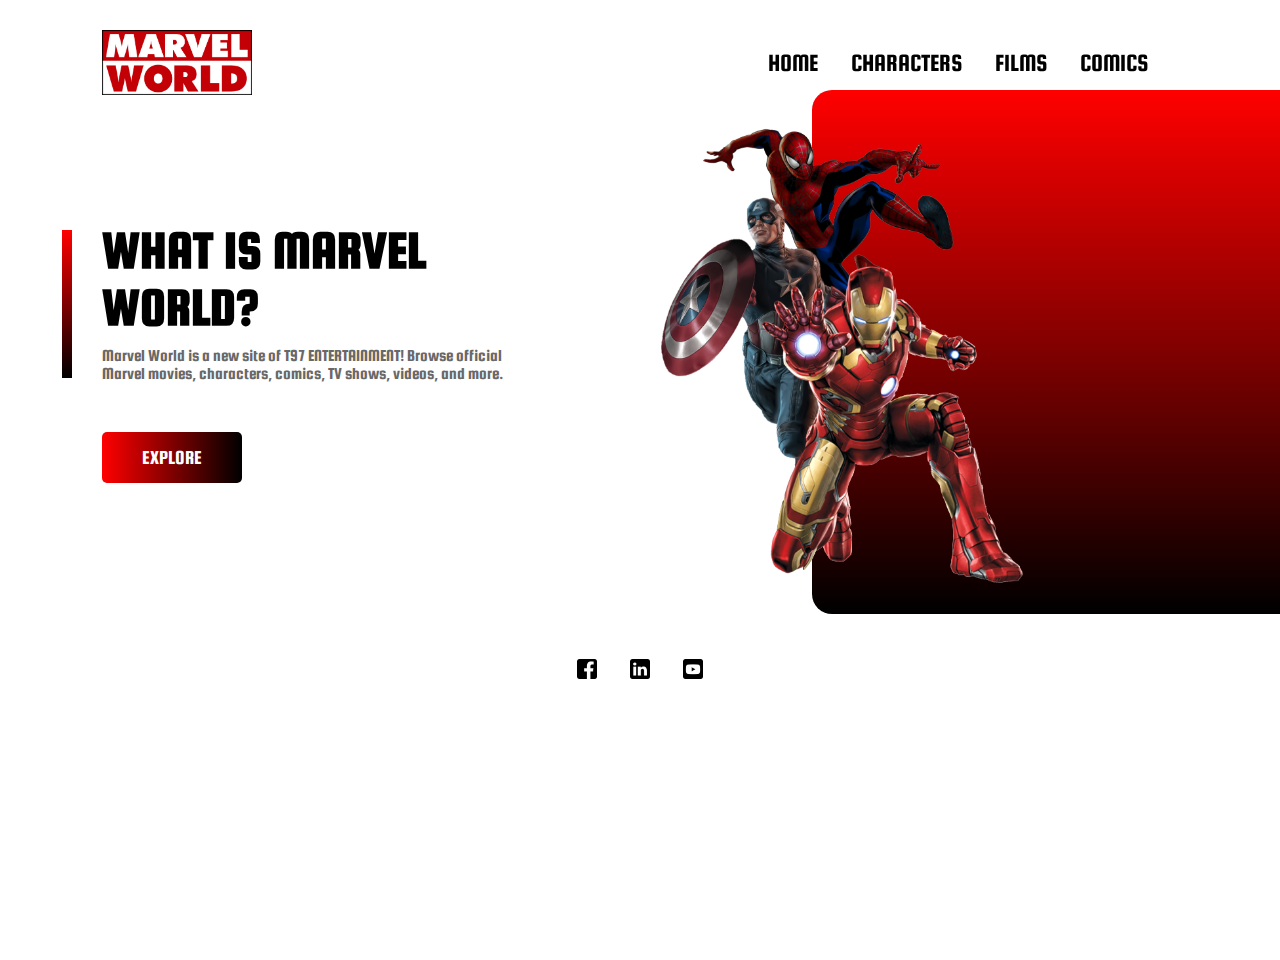
<file: index.html>
<!doctype html>
<html>
<head>
<meta charset="utf-8">
	<meta name="viewport" content="width=device-width, initial-scale=1.0">
<title>Untitled Document</title>
	<link rel="stylesheet" href="css/default.css">
	<link href="https://fonts.googleapis.com/css2?family=Squada+One&display=swap" rel="stylesheet">
</head>

<body>
	<div class="wrapper">
<!--	---------------------header-------------------------->
	<div class="header">
		<div class="container">
			<div class="navbar">
				<img src="img/logo1.png" class="logo" alt="">
				<nav>
					<ul id="menuList">
						<li><a href="index.html">HOME</a></li>
						<li><a href="characters.html">CHARACTERS</a></li>
						<li><a href="films.html">FILMS</a></li>
						<li><a href="comics.html">COMICS</a></li>
					</ul>
				</nav>
				<span href="#" style="font-size:30px;" class="menu-icon" onClick="togglemenu()">&#9776;</span>
			</div>
		</div>
	</div>
<!--		---------------------main------------------------------>
	<div class="main">
		<div class="container">
			<div class="row">
				<div class="col-1">
					<h2>WHAT IS MARVEL WORLD?</h2>
					<p> Marvel World is a new site of T97 ENTERTAINMENT! Browse official Marvel movies, characters, comics, TV shows, videos, and more.</p>
					<button class="button">EXPLORE</button>
				</div>
				<div class="col-2">
					<img src="img/AVENGERS.png" alt="" class="avengers">
					<div class="color-box"></div>
				</div>
			</div>
<!--		--------------------------socialmedia--------------------------->
			<div class="social-links">
				<img src="img/iconfinder_Rounded_Facebook_svg_5282541.png" alt="">
				<img src="img/iconfinder_Rounded_Linkedin2_svg_5282542.png" alt="">
				<img src="img/iconfinder_Rounded_Youtube3_svg_5282548.png" alt="">
			</div>
		</div>
	</div>
	
	</div>
	
	
	<script>
		function togglemenu() {
		  var x = document.getElementById("menuList");
		  if (x.style.display === "block") {
			x.style.display = "none";
		  } else {
			x.style.display = "block";
		  }
		}
	</script>
	
</body>
</html>
</file>
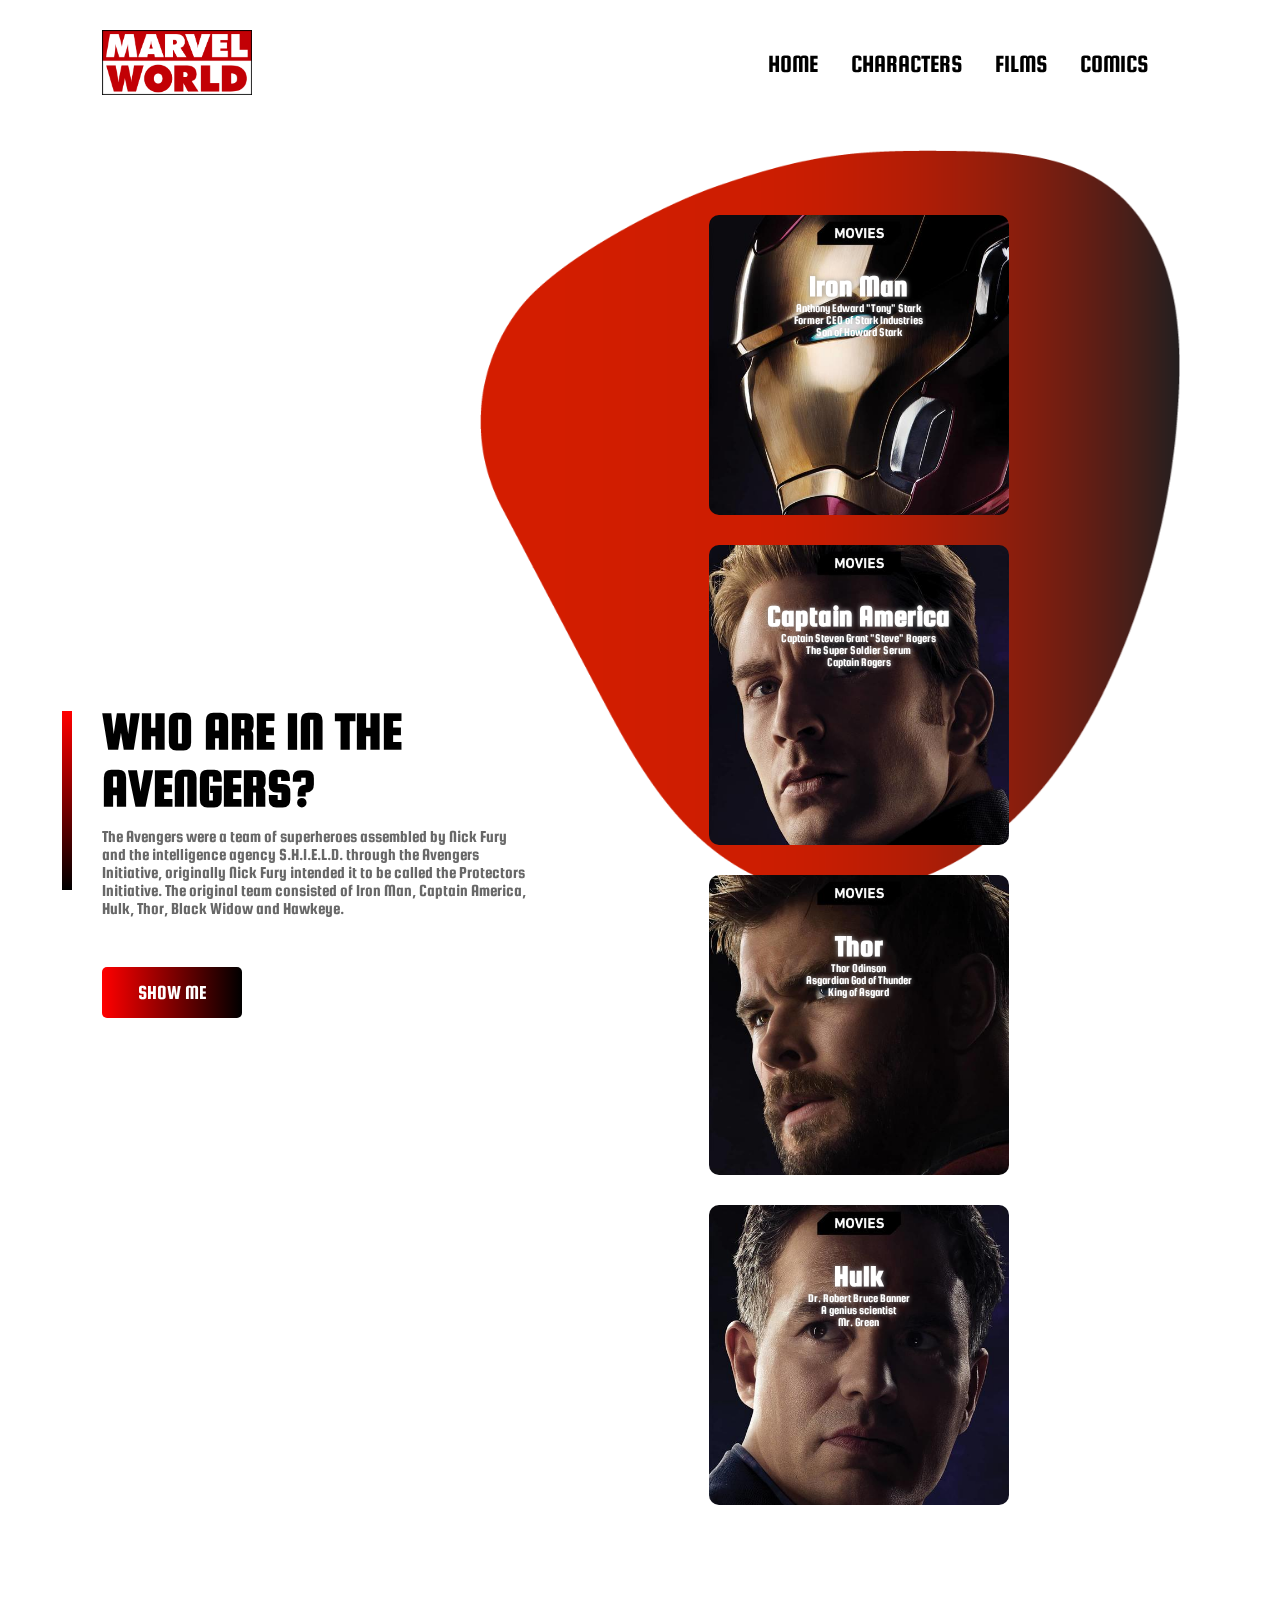
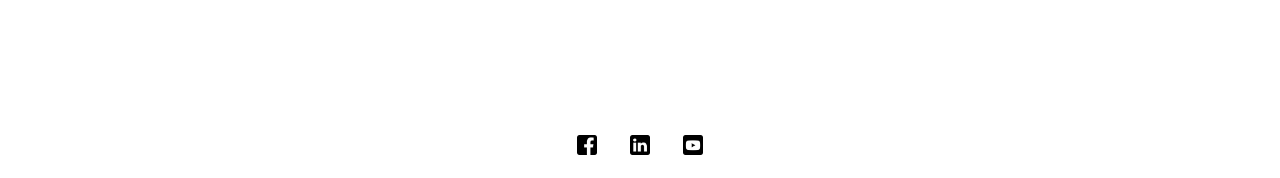
<file: characters.html>
<!doctype html>
<html>
<head>
<meta charset="utf-8">
	<meta name="viewport" content="width=device-width, initial-scale=1.0">
<title>Untitled Document</title>
	<link rel="stylesheet" href="css/default.css">
	<link href="https://fonts.googleapis.com/css2?family=Squada+One&display=swap" rel="stylesheet">
</head>

<body>
	<div class="wrapper">
<!--	---------------------header-------------------------->
	<div class="header">
		<div class="container">
			<div class="navbar">
				<a href="index.html"><img src="img/logo1.png" class="logo" alt=""></a>
				<nav>
					<ul id="menuList">
						<li><a href="index.html">HOME</a></li>
						<li><a href="characters.html">CHARACTERS</a></li>
						<li><a href="films.html">FILMS</a></li>
						<li><a href="comics.html">COMICS</a></li>
					</ul>
				</nav>
				<span href="#" style="font-size:30px;" class="menu-icon" onClick="togglemenu()">&#9776;</span>
			</div>
		</div>
	</div>
<!--		---------------------main------------------------------>
	<div class="characters">
		<div class="container">
			<div class="character-row">
				<div class="col-text">
					<h2>WHO ARE IN THE AVENGERS?</h2>
					<p> The Avengers were a team of superheroes assembled by Nick Fury and the intelligence agency S.H.I.E.L.D. through the Avengers Initiative, originally Nick Fury intended it to be called the Protectors Initiative. The original team consisted of Iron Man, Captain America, Hulk, Thor, Black Widow and Hawkeye.</p>
					<button class="button">SHOW ME</button>
				</div>
				
				<div class="col-card">
				<div class="card card-1">
					<h3>Iron Man</h3>
					<p>Anthony Edward "Tony" Stark<br> Former CEO of Stark Industries <br> Son of Howard Stark </p>
				</div>
				
				<div class="card card-2">
					<h3>Captain America</h3>
					<p>Captain Steven Grant "Steve" Rogers<br> The Super Soldier Serum <br> Captain Rogers </p>
				</div>
				
				<div class="card card-3">
					<h3>Thor</h3>
					<p>Thor Odinson<br> Asgardian God of Thunder <br> King of Asgard </p>
				</div>
				
				<div class="card card-4">
					<h3>Hulk</h3>
					<p>Dr. Robert Bruce Banner<br>  A genius scientist <br> Mr. Green </p>
				</div>
					
					<div class="character-color-box"><img src="img/blob.png" alt=""></div>
				</div>
				
				
				
				
			</div>
<!--		--------------------------socialmedia--------------------------->
			<div class="social-links">
				<img src="img/iconfinder_Rounded_Facebook_svg_5282541.png" alt="">
				<img src="img/iconfinder_Rounded_Linkedin2_svg_5282542.png" alt="">
				<img src="img/iconfinder_Rounded_Youtube3_svg_5282548.png" alt="">
			</div>
		</div>
	</div>
	
	</div>
	
	
	<script>
		function togglemenu() {
		  var x = document.getElementById("menuList");
		  if (x.style.display === "block") {
			x.style.display = "none";
		  } else {
			x.style.display = "block";
		  }
		}
	</script>
	
</body>
</html>
</file>
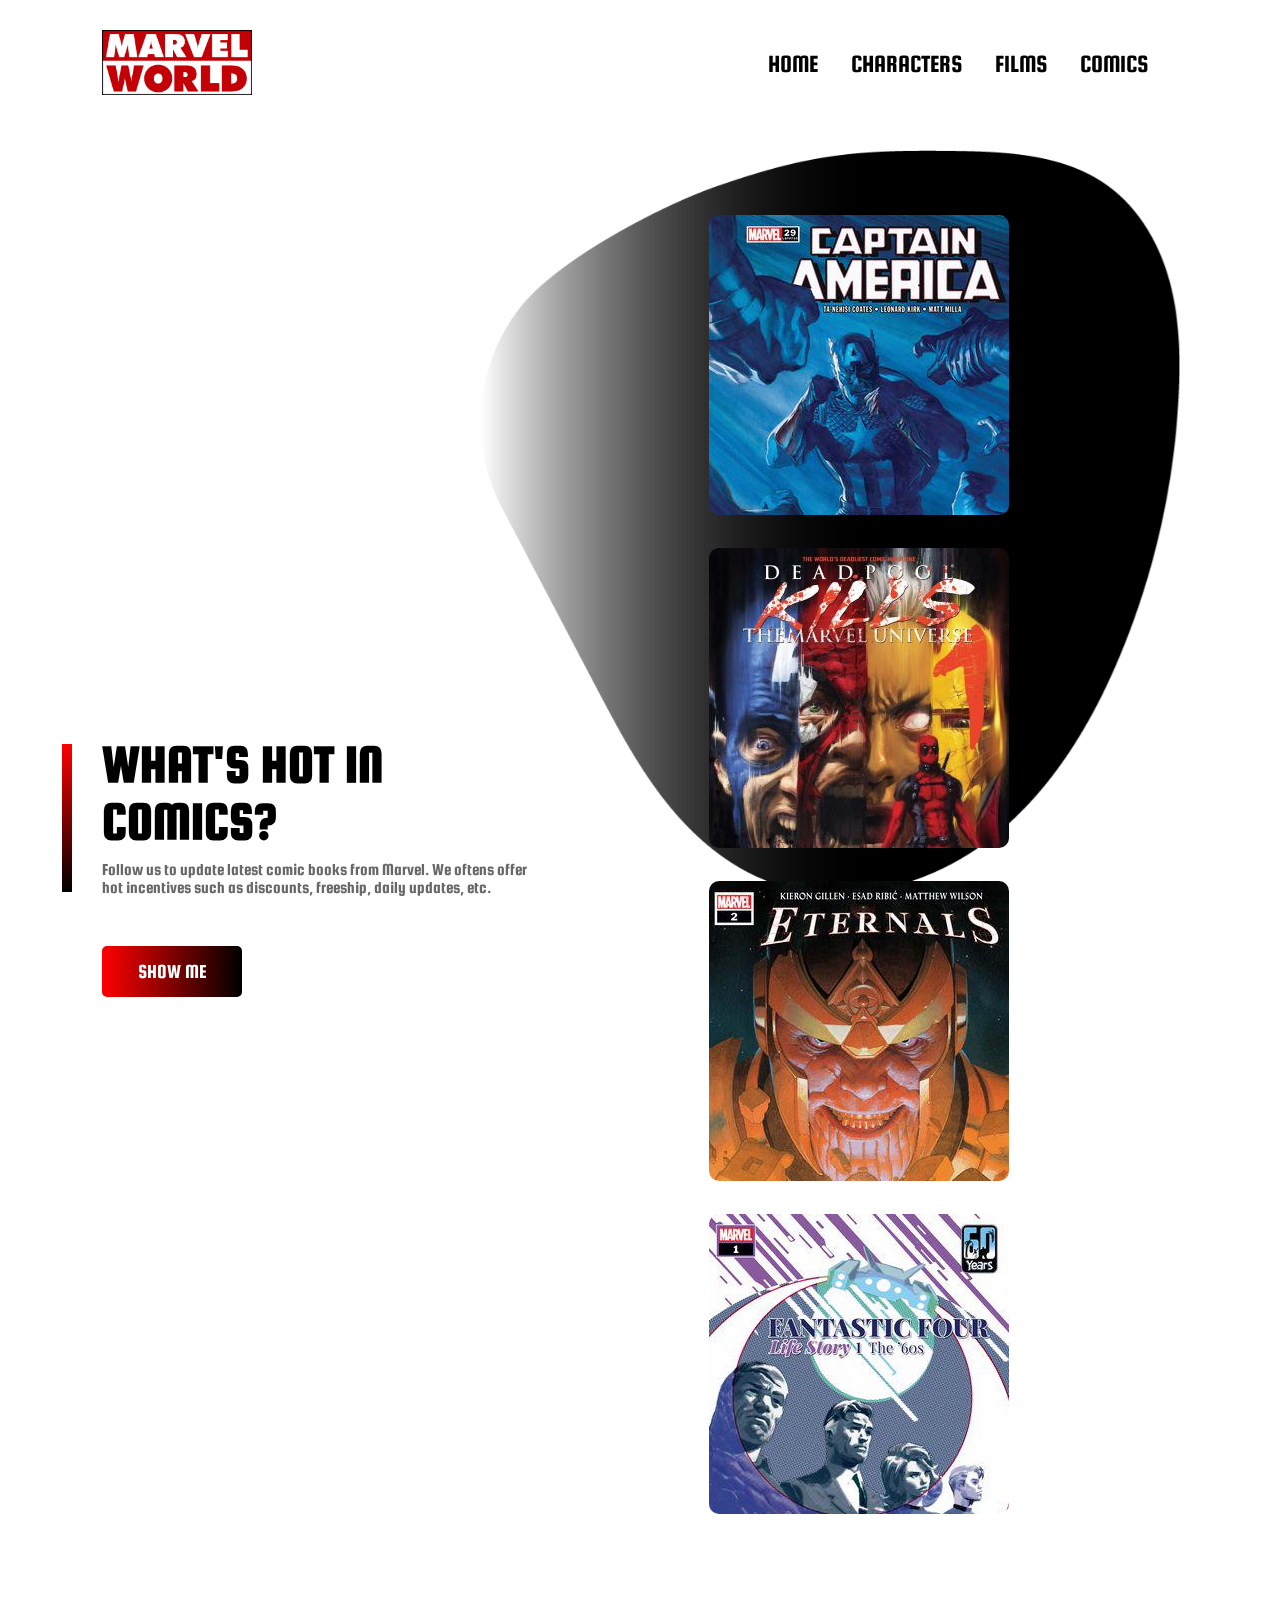
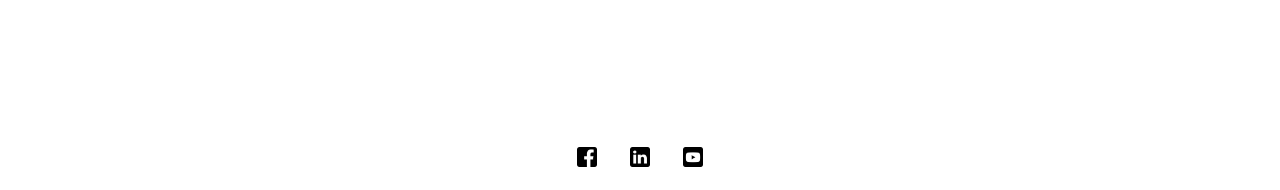
<file: comics.html>
<!doctype html>
<html>
<head>
<meta charset="utf-8">
	<meta name="viewport" content="width=device-width, initial-scale=1.0">
<title>Untitled Document</title>
	<link rel="stylesheet" href="css/default.css">
	<link href="https://fonts.googleapis.com/css2?family=Squada+One&display=swap" rel="stylesheet">
</head>

<body>
	<div class="wrapper">
<!--	---------------------header-------------------------->
	<div class="header">
		<div class="container">
			<div class="navbar">
				<a href="index.html"><img src="img/logo1.png" class="logo" alt=""></a>
				<nav>
					<ul id="menuList">
						<li><a href="index.html">HOME</a></li>
						<li><a href="characters.html">CHARACTERS</a></li>
						<li><a href="films.html">FILMS</a></li>
						<li><a href="comics.html">COMICS</a></li>
					</ul>
				</nav>
				<span href="#" style="font-size:30px;" class="menu-icon" onClick="togglemenu()">&#9776;</span>
			</div>
		</div>
	</div>
<!--		---------------------main------------------------------>
	<div class="comics">
		<div class="container">
			<div class="comics-row">
				<div class="comics-col-text">
					<h2>WHAT'S HOT IN COMICS?</h2>
					<p> Follow us to update latest comic books from Marvel. We oftens offer hot incentives such as discounts, freeship, daily updates, etc. </p>
					<button class="button">SHOW ME</button>
				</div>
				
				<div class="comics-col-card">
					<div class="comics-card comics-card-1"></div>

					<div class="comics-card comics-card-2"></div>

					<div class="comics-card comics-card-3"></div>

					<div class="comics-card comics-card-4"></div>

					<div class="comics-color-box"><img src="img/blob3.png" alt=""></div>
				</div>
				
				
				
				
			</div>
<!--		--------------------------socialmedia--------------------------->
			<div class="social-links">
				<img src="img/iconfinder_Rounded_Facebook_svg_5282541.png" alt="">
				<img src="img/iconfinder_Rounded_Linkedin2_svg_5282542.png" alt="">
				<img src="img/iconfinder_Rounded_Youtube3_svg_5282548.png" alt="">
			</div>
		</div>
	</div>
	
	</div>
	
	
	<script>
		function togglemenu() {
		  var x = document.getElementById("menuList");
		  if (x.style.display === "block") {
			x.style.display = "none";
		  } else {
			x.style.display = "block";
		  }
		}
	</script>
	
</body>
</html>
</file>
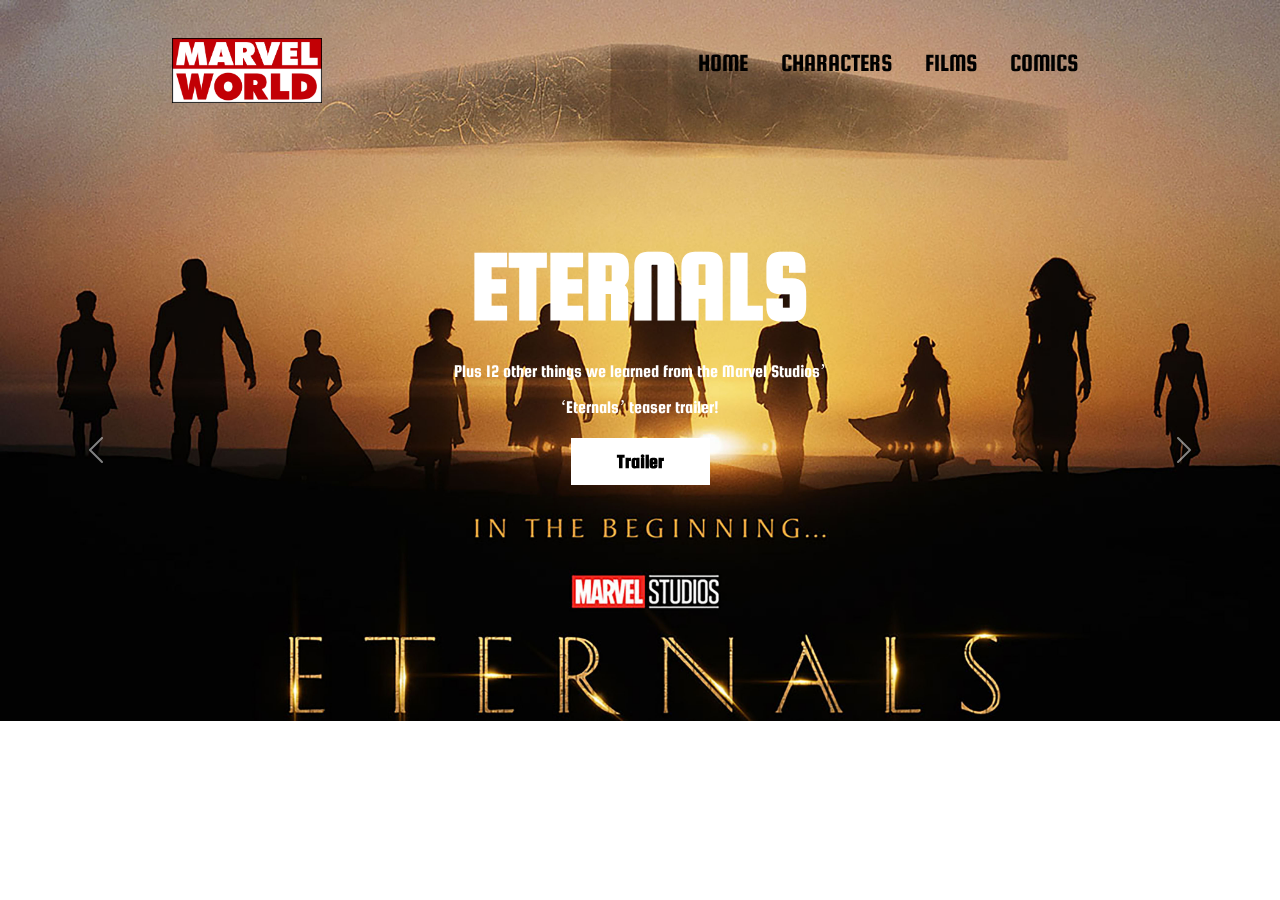
<file: films.html>
<!doctype html>
<html>
<head>
<meta charset="utf-8">
	<meta name="viewport" content="width=device-width, initial-scale=1.0">
<title>Untitled Document</title>
	<link rel="stylesheet" href="css/bootstrap.css">
	<link rel="stylesheet" href="css/default.css">
	<link href="https://fonts.googleapis.com/css2?family=Squada+One&display=swap" rel="stylesheet">
</head>

<body>
	<div class="wrapper">
<!--	---------------------header-------------------------->
	<div class="header">
		<div class="container">
			<div class="navbar">
				<a href="index.html"><img src="img/logo1.png" class="logo" alt=""></a>
				<nav>
					<ul id="menuList">
						<li><a href="index.html">HOME</a></li>
						<li><a href="characters.html">CHARACTERS</a></li>
						<li><a href="films.html">FILMS</a></li>
						<li><a href="comics.html">COMICS</a></li>
					</ul>
				</nav>
				<span href="#" style="font-size:30px;" class="menu-icon" onClick="togglemenu()">&#9776;</span>
			</div>
		</div>
	</div>
<!--		---------------------main------------------------------>
	<div class="films">
	<section class="slider">
		<div id="carouselExampleInterval" class="carousel slide" data-bs-ride="carousel">
		  <div class="carousel-inner">
			<div class="carousel-item active" data-bs-interval="10000">
			  <img src="img/Eternals_Teaser_1-Sheet_v10_Lg-H-2021.jpg" class="d-block w-100" alt="...">
			  <div class="text text-1">
					<h1>ETERNALS</h1>
					<p>Plus 12 other things we learned from the Marvel Studios’ ‘Eternals’ teaser trailer!</p>
					<a href="#">Trailer</a>
			  </div>
			</div>
			<div class="carousel-item" data-bs-interval="2000">
			  <img src="img/maxresdefault.jpg" class="d-block w-100" alt="...">
				<div class="text text-2">
<!--
					<h1>ETERNALS</h1>
					<p>Plus 12 other things we learned from the Marvel Studios’ ‘Eternals’ teaser trailer!</p>
-->
					<a href="#">Trailer</a>
			  </div>
			</div>
			<div class="carousel-item">
			  <img src="img/Tom-Hiddleston-as-Loki-MCU.jpg" class="d-block w-100" alt="...">
				<div class="text text-3">
					<h1>LOKI TV SERIES</h1>
					<p>The Marvel Studios’ ‘LOKI TV SERIES’ teaser trailer!</p>
					<a href="#">Trailer</a>
			  </div>
			</div>
		  </div>
		  <button class="carousel-control-prev" type="button" data-bs-target="#carouselExampleInterval" data-bs-slide="prev">
			<span class="carousel-control-prev-icon" aria-hidden="true"></span>
			<span class="visually-hidden">Previous</span>
		  </button>
		  <button class="carousel-control-next" type="button" data-bs-target="#carouselExampleInterval" data-bs-slide="next">
			<span class="carousel-control-next-icon" aria-hidden="true"></span>
			<span class="visually-hidden">Next</span>
		  </button>
		</div>
	</section>	
		</div>
	</div>
	
	<script src="js/bootstrap.js"></script>
	<script>
		function togglemenu() {
		  var x = document.getElementById("menuList");
		  if (x.style.display === "block") {
			x.style.display = "none";
		  } else {
			x.style.display = "block";
		  }
		}
	</script>
	
</body>
</html>
</file>
<file: css/default.css>
/* CSS Document */
*{
	margin: 0;
	padding: 0;
	font-family: 'Squada One', cursive;
}
.wrapper{
/*	background: yellow;*/
	min-height: 100vh;
}
.header{
	position: fixed;
	top: 0;
	left: 0;
/*	background: blue;*/
	width: 100%;
	height: 125px;
	transition: 0.6s;
	z-index: 1000;
}
.container{
	width: 100%;
	padding-left: 8%;
	padding-right: 8%;
	box-sizing: border-box;
	overflow: hidden;
}
.navbar{
	width: 100%;
	display: flex;
	justify-content: space-between;
	align-items: center;
}
.header .logo{
/*	position: relative;*/
	transition: 0.6s;
	width: 150px;
	cursor: pointer;
	margin: 30px 0;
}
.menu-icon{
	width: 25px;
	cursor: pointer;
	display: none;
}
nav{
/*	position: relative;*/
	flex: 1;
	text-align: right;	
}
nav ul li{
/*	position: relative;*/
	list-style: none;
	display: inline-block;
	margin-right: 30px;
}
nav ul li a{
/*	position: relative;*/
	text-decoration: none;
	color: rgba(0,0,0,1.00);
	font-size: 25px;
}
nav ul li a:hover{
	color: rgba(252,0,4,1.00);
}
.main{
	width: 100%;
	margin-top: 60px;
}
.row{
	display: flex;
	justify-content: space-between;
	align-items: center;
	margin: 30px 0;
}
.col-1{
	flex-basis: 40%;
	position: relative;
	margin-left: 50px;
}
.col-1 h2{
	font-size: 54px;
}
.col-1 p{
	margin-top: 10px;
	margin-bottom: 50px;
	font-size: 17px;
	color: rgba(104,104,104,1.00);
	font-weight: 100px;
}
.col-1{
	margin: 50px 0;
}

button{
	width: 140px;
	border: 0;
	padding: 15px 10px;
	outline: none;
	color: white;
	background: linear-gradient(to right, red, black);
	border-radius: 5px;
	cursor: pointer;
	transition: width 0.5s;
	font-size: 20px;
}
button:hover {
	width: 180px;
}
.col-1::after{
	content: '';
	width: 10px;
	height: 57%;
	background: linear-gradient(red, black);
	position: absolute;
	left: -40px;
	top: 8px;
}
.col-2{
	position: relative;
	flex-basis: 60%;
	display: flex;
	align-items: center;
}
.col-2 .avengers{
	width: 90%;
	transition: transform 0.5s;
}
.avengers:hover{
	transform: translateX(50px);
}
.color-box{
	position:absolute;
	right: 0;
	top: 0;
	background: linear-gradient(red, black);
	border-radius: 20px 0 0 20px;
	height: 100%;
	width: 80%;
	z-index: -1;
	transform: translateX(150px);
}
.social-links img{
	height: 20px;
	margin: 15px;
	cursor: pointer;
	padding-bottom: 5px;
}
.social-links{
	text-align: center;
}

/*-------characters----------*/
.character-row{
	height: 88%;
	display: flex;
	justify-content: space-between;
	align-items: center;
	margin: 200px 0;
}
.col-text{
	flex-basis: 40%;
	position: relative;
	margin-left: 50px;
}
.col-text h2{
	font-size: 54px;
}
.col-text p{
	margin-top: 10px;
	margin-bottom: 50px;
	font-size: 17px;
	color: rgba(104,104,104,1.00);
	font-weight: 100px;
}
.col-text{
	margin: 50px 0;
}

.col-text button{
	width: 140px;
	border: 0;
	padding: 15px 10px;
	outline: none;
	color: white;
	background: linear-gradient(to right, red, black);
	border-radius: 5px;
	cursor: pointer;
	transition: width 0.5s;
	font-size: 20px;
}
.col-text button:hover {
	width: 180px;
}
.col-text::after{
	content: '';
	width: 10px;
	height: 57%;
	background: linear-gradient(red, black);
	position: absolute;
	left: -40px;
	top: 8px;
}
.col-card{
	flex-basis: 45%;
}
.card{
	width: 300px;
	height: 300px;
	display: inline-block;
	border-radius: 10px;
	padding: 55px 25px;
	box-sizing: border-box;
	cursor: pointer;
	margin: 15px 15px;
	background-size: cover;
	color: white;
	text-align: center;
	transition: transform 0.5s;
}
.card-1{
	background-image: url("../img/002irm_ons_crd_03.jpg");
}
.card-2{
	background-image: url("../img/003cap_ons_crd_03.jpg");
}
.card-3{
	background-image: url("../img/004tho_ons_crd_03.jpg");
}
.card-4{
	background-image: url(../img/006hbb_ons_crd_03.jpg);
}
.card h3{
	font-size: 30px;
	color: white;
	text-shadow: 0 0 5px #999;
}
.card p{
	font-size: 12px;
	color: white;
	text-shadow: 0 0 5px #999;
}
.card:hover{
	color: red;
	transform: translateY(-10px);
}
.character-color-box img{
	position:fixed;
	top: 150px;
	right: 100px;
	width: 700px;
	z-index: -1;
}
/*-------comics----------*/

.comics-row{
	height: 88%;
	display: flex;
	justify-content: space-between;
	align-items: center;
	margin: 200px 0;
}
.comics-col-text{
	flex-basis: 40%;
	position: relative;
	margin-left: 50px;
}
.comics-col-text h2{
	font-size: 54px;
}
.comics-col-text p{
	margin-top: 10px;
	margin-bottom: 50px;
	font-size: 17px;
	color: rgba(104,104,104,1.00);
	font-weight: 100px;
}
.comics-col-text{
	margin: 50px 0;
}

.comics-col-text button{
	width: 140px;
	border: 0;
	padding: 15px 10px;
	outline: none;
	color: white;
	background: linear-gradient(to right, red, black);
	border-radius: 5px;
	cursor: pointer;
	transition: width 0.5s;
	font-size: 20px;
}
.comics-col-text button:hover {
	width: 180px;
}
.comics-col-text::after{
	content: '';
	width: 10px;
	height: 57%;
	background: linear-gradient(red, black);
	position: absolute;
	left: -40px;
	top: 8px;
}
.comics-col-card{
	flex-basis: 45%;
}
.comics-card{
	width: 300px;
	height: 300px;
	display: inline-block;
	border-radius: 10px;
	padding: 55px 25px;
	box-sizing: border-box;
	cursor: pointer;
	margin: 15px 15px;
	background-size: cover;
	transition: transform 0.5s;
}
.comics-card-1{
	background-image: url("../img/captain america.jpg");
}
.comics-card-2{
	background-image: url("../img/deadpool kills the marvel.jpg");
}
.comics-card-3{
	background-image: url("../img/eternals.jpg");
}
.comics-card-4{
	background-image: url("../img/fantastic four.jpg");
}
.comics-card:hover{
	transform: translateY(-10px);
}
.comics-color-box img{
	position:fixed;
	top: 150px;
	right: 100px;
	width: 700px;
	z-index: -1;
}
/*---------films------------*/
.flex-center{
	justify-content: flex-end;
}
.slider{
	height: 100vh;
	overflow: hidden;
}
.slide{
	height: 100vh;
}
.carousel-item{
	position: relative;
}
.text{
	width: 30%;
	max-width: 30%;
	height: 100px;
/*	background: red;*/
	position: absolute;
	z-index: 100;
	top: 30%;
	left: 35%;
	text-align: center;
	color: white;
	line-height: 2;
	
}
.text h1{
	font-size: 100px;
	font-weight: 700;
}
.text p{
	font-size: 18px;
}
.text a{
	color: black;
	background: white;
	text-decoration: none;
	font-weight: bold;
	font-size: 20px;
	border: 1px solid white;
	padding: 12px 45px;
	transition: 0.5s;
}
.text a:hover{
	background-color: red;
	color: white;
}

.text-1{
	padding-top: 10px;
}
.text-1 a{
	color: black;
	background: white;
	text-decoration: none;
	font-weight: bold;
	font-size: 20px;
	border: 1px solid white;
	padding: 12px 45px;
	transition: 0.5s;
}
.text a:hover{
	background-color: red;
	color: white;
}


.text-2{
	padding-top: 400px;

}
.text-2 a{
	color: black;
	background: white;
	text-decoration: none;
	font-weight: bold;
	font-size: 20px;
	border: 1px solid white;
	padding: 12px 45px;
	transition: 0.5s;
}
.text-2 a:hover{
	background-color: red;
	color: white;
}

.text-3{
	padding-top: 200px;
}
.text-3 a{
	color: black;
	background: white;
	text-decoration: none;
	font-weight: bold;
	font-size: 20px;
	border: 1px solid white;
	padding: 12px 45px;
	transition: 0.5s;
}
.text-3 a:hover{
	background-color: red;
	color: white;
}


@media only screen and (max-width: 700px){
	nav ul{
		width: 100%;
		background: linear-gradient(red, black);
		position: absolute;
		top: 100px;
		right: 0;
		z-index: 2;
	}
	nav ul li{
		display: block;
		margin-top: 10px;
		margin-bottom: 10px;
	}
	nav ul li a{
		color: #fff;
	}
	.menu-icon{
		display: block;
	}
	#menuList{
		display: block;
		
	}
	.row{
		flex-direction: column-reverse;
		margin: 50px 0;
	}
	.col-2{
		flex-basis: 100%;
		margin-bottom: 50px;
	}
	.col-2 .avengers{
		width: 77%;
	}
	.color-box{
		transform: translateX(75px);
	}
	.col-1::after{
		left: -20px;
		height: 45%;
	} 
	.col-1 h2{
		font-size: 30px;
	}
	.col-1 p{
		font-size: 17px;
	}
	.col-1{
	margin: 10px 0;
}
	.social-links{
		padding-bottom: 5px;
	}
	.social-links img:hover{
		transform: translateX(5px);
		transition: 0.5s;
	}
	
/*	------characters--------*/
	
	.character-row{
		flex-direction: column-reverse;
		margin: 150px 0;
	}

	.col-text::after{
		left: -20px;
		height: 45%;
	} 
	.col-text h2{
		font-size: 30px;
	}
	.col-text p{
		font-size: 17px;
	}
	.col-1{
	margin: 10px 0;
}
/*	------comics--------*/
	.comics-row{
		flex-direction: column-reverse;
		margin: 150px 0;
	}

	.comics-col-text::after{
		left: -20px;
		height: 45%;
	} 
	.comics-col-text h2{
		font-size: 30px;
		color: white;
	}
	.comics-col-text p{
		font-size: 17px;
	}
	.comics-col-1{
	margin: 10px 0;
}
/*---------------films--------------	*/
	.slider{
	height: 100vh;
	overflow: hidden;
	position: relative;
	top: 200px;
}
.slide{
	height: 100vh;
}
.carousel-item{
	position: relative;
}
.text{
	width: 100%;
	max-width: 10%;
	height: 10px;
/*	background: red;*/
	position: absolute;
	z-index: 100;
	top: 30%;
	left: 35%;
	text-align: center;
	color: white;
	line-height: 2;
	
}
/*
.text h1{
	font-size: 45px;
	font-weight: 300;
}
*/
/*
.text p{
	font-size: 8px;
}
*/
.text a{
	color: black;
	background: white;
	text-decoration: none;
	font-weight: bold;
	font-size: 10px;
	border: 1px solid white;
	padding: 5px 10px;
	transition: 0.5s;
}
.text a:hover{
	background-color: red;
	color: white;
}

.text-1{
	padding-top: 10px;
}
	.text-1 h1{
		font-size: 40px;
		line-height: 15px;
	}
	.text-1 p{
		font-size: 8px;
		line-height: 8px;
	}

.text-2{
	padding-top: 60px;
}
.text-2 a{
	color: black;
	background: white;
	text-decoration: none;
	font-weight: bold;
	font-size: 10px;
	border: 1px solid white;
	padding: 5px 10px;
	transition: 0.5s;
}
.text-2 a:hover{
	background-color: red;
	color: white;
}

.text-3{
	padding-top: 5px;
}
.text-3 a{
	color: black;
	background: white;
	text-decoration: none;
	font-weight: bold;
	font-size: 5px;
	border: 1px solid white;
	padding: 1px 5px;
	transition: 0.5s;
}
.text-3 a:hover{
	background-color: red;
	color: white;
}
	.text-3 h1{
		font-size: 20px;
		line-height: 15px;
	}
	.text-3 p{
		font-size: 8px;
		line-height: 8px;
	}
	nav ul{
		width: 100%;
		background: linear-gradient(red, black);
		position: absolute;
		top: 100px;
		right: 0;
		z-index: 2;
	}
	nav ul li{
		display: block;
		margin-top: 10px;
		margin-bottom: 10px;
	}
	nav ul li a{
		color: #fff;
	}
	.menu-icon{
		display: block;
	}
	#menuList{
		display: block;
		
}
</file>
